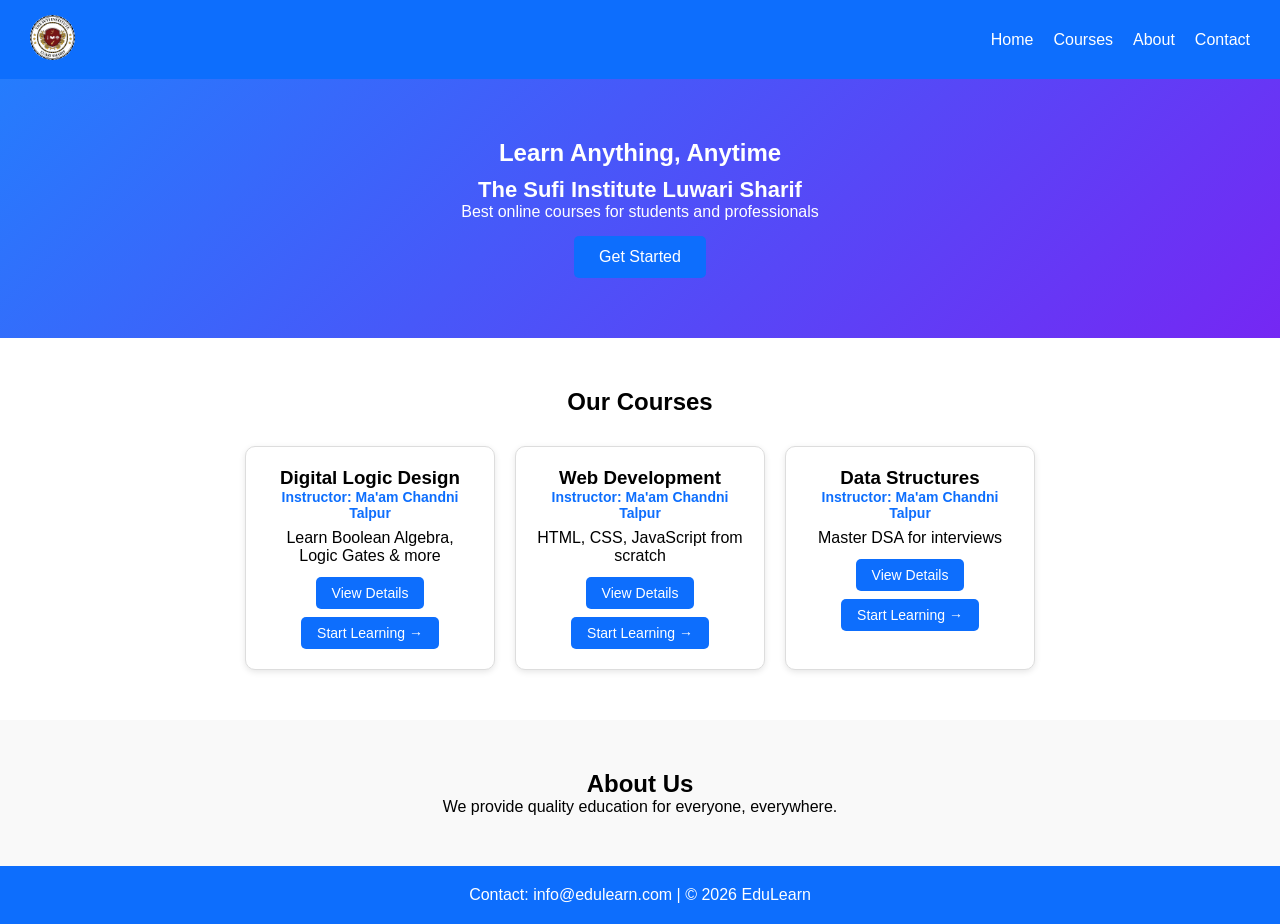
<file: index.html>
<!DOCTYPE html>
<html lang="en">
<head>
  <meta charset="UTF-8">
  <meta name="viewport" content="width=device-width, initial-scale=1.0">
  <title>EduLearn - Online Education</title>
  <link rel="stylesheet" href="style.css">
</head>
<body>

  <!-- 1. Navbar -->
  <nav class="navbar">
<div class="logo">
  <img src="logo.jpg" alt="The Sufi Institute Logo">
</div>
    <ul class="nav-links">
      <li><a href="#home">Home</a></li>
      <li><a href="#courses">Courses</a></li>
      <li><a href="#about">About</a></li>
      <li><a href="#contact">Contact</a></li>
    </ul>
  </nav>

  <!-- 2. Hero Section -->
  <section class="hero" id="home">
<h1>Learn Anything, Anytime</h1>
<h2 class="university">The Sufi Institute Luwari Sharif</h2>
    <p>Best online courses for students and professionals</p>
    <button>Get Started</button>
  </section>

  <!-- 3. Courses Section -->
  <section class="courses" id="courses">
    <h2>Our Courses</h2>
    <div class="course-cards">
<div class="card">
<h3>Digital Logic Design</h3>
<p class="teacher">Instructor: Ma'am Chandni Talpur</p>
  <p>Learn Boolean Algebra, Logic Gates & more</p>
  <button class="details-btn" onclick="toggleDetails('desc1')">View Details</button>
  <a href="dld-tutorial.html" class="details-btn" style="display:inline-block;text-decoration:none;margin-top:8px;">Start Learning →</a>
  <p class="description" id="desc1">
    This course covers Boolean Algebra laws (Identity, Null, Idempotent, 
    Complement, De Morgan's Theorem), Logic Gates (AND, OR, NOT, NAND, NOR, XOR), 
    Karnaugh Maps (K-Map), Combinational and Sequential circuits. Perfect for 
    engineering students studying Digital Logic Design (DLD).
  </p>
</div>
        <div class="card">
<h3>Web Development</h3>
<p class="teacher">Instructor: Ma'am Chandni Talpur</p>
  <p>HTML, CSS, JavaScript from scratch</p>
  <button class="details-btn" onclick="toggleDetails('desc2')">View Details</button>
<a href="web-tutorial.html" class="details-btn" style="display:inline-block;text-decoration:none;margin-top:8px;">Start Learning →</a>
  <p class="description" id="desc2">
    Learn how to build websites from scratch using HTML for structure, 
    CSS for styling, and JavaScript for interactivity. Includes responsive 
    design, forms, animations, and how to deploy your website live using 
    GitHub Pages.
  </p>
</div>
      <div class="card">
<h3>Data Structures</h3>
<p class="teacher">Instructor: Ma'am Chandni Talpur</p>
  <p>Master DSA for interviews</p>
  <button class="details-btn" onclick="toggleDetails('desc3')">View Details</button>
<a href="dsa-tutorial.html" class="details-btn" style="display:inline-block;text-decoration:none;margin-top:8px;">Start Learning →</a>
  <p class="description" id="desc3">
    Master essential data structures like Arrays, Linked Lists, Stacks, 
    Queues, Trees, and Graphs, along with algorithms like sorting and 
    searching. This course prepares you for coding interviews and 
    competitive programming.
  </p>
</div>
      
      
    </div>
  </section>

  <!-- 4. About Section -->
  <section class="about" id="about">
    <h2>About Us</h2>
    <p>We provide quality education for everyone, everywhere.</p>
  </section>

  <!-- 5. Footer -->
  <footer id="contact">
    <p>Contact: info@edulearn.com | © 2026 EduLearn</p>
  </footer>

  <script src="script.js"></script>
</body>
</html>
</file>
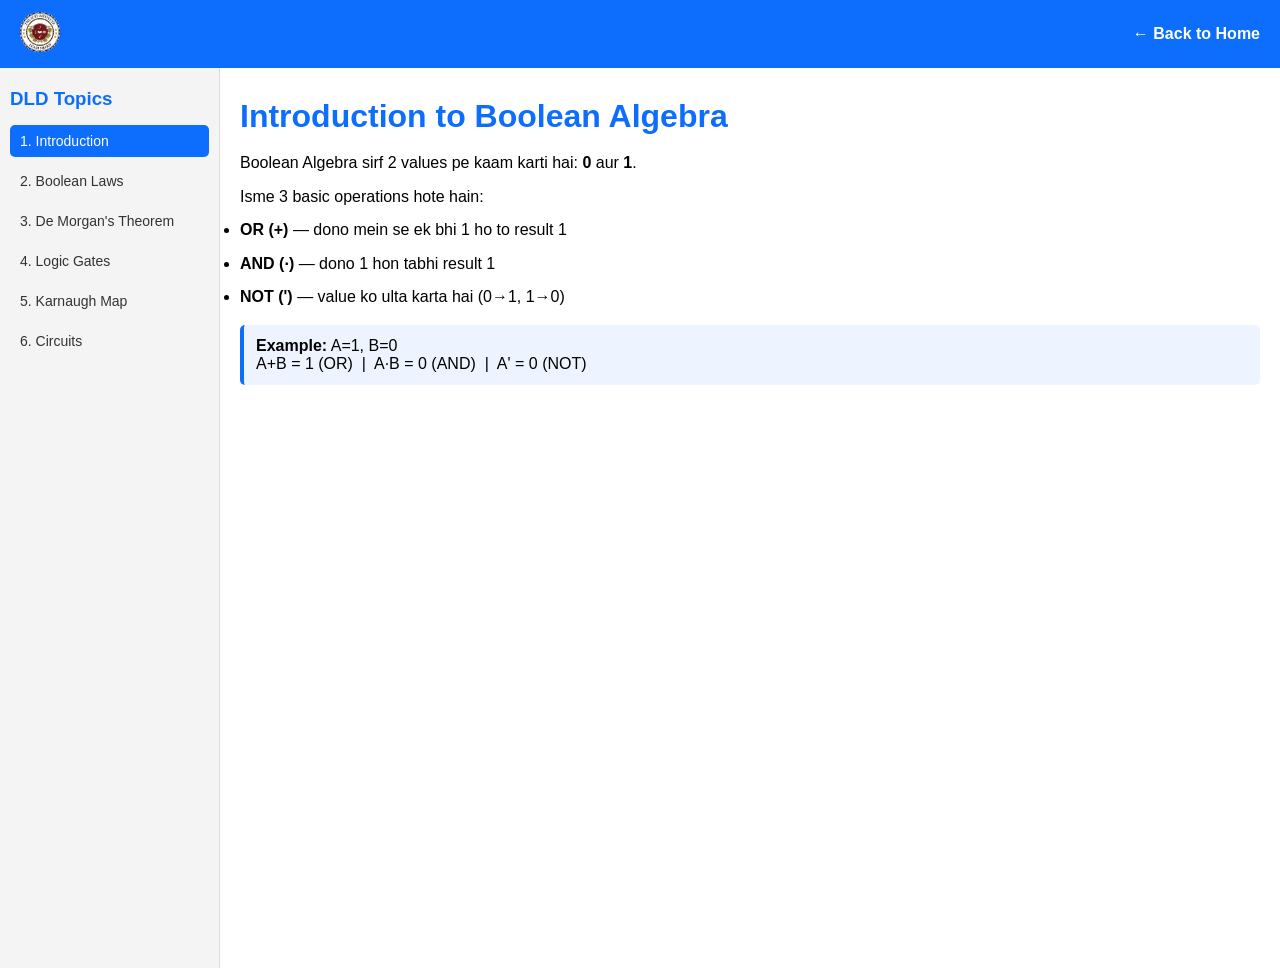
<file: dld-tutorial.html>
<!DOCTYPE html>
<html lang="en">
<head>
<meta charset="UTF-8">
<meta name="viewport" content="width=device-width, initial-scale=1.0">
<title>DLD Tutorial - EduLearn</title>
<link rel="stylesheet" href="dld-tutorial.css">
</head>
<body>

  <nav class="navbar">
    <div class="logo"><img src="logo.jpg" alt="Logo"></div>
    <a href="index.html" class="back-link">← Back to Home</a>
  </nav>

  <div class="tutorial-container">

    <div class="sidebar">
      <h3>DLD Topics</h3>
      <ul>
        <li><a href="#" class="topic-link active" onclick="showLesson('intro')">1. Introduction</a></li>
        <li><a href="#" class="topic-link" onclick="showLesson('laws')">2. Boolean Laws</a></li>
        <li><a href="#" class="topic-link" onclick="showLesson('demorgan')">3. De Morgan's Theorem</a></li>
        <li><a href="#" class="topic-link" onclick="showLesson('gates')">4. Logic Gates</a></li>
        <li><a href="#" class="topic-link" onclick="showLesson('kmap')">5. Karnaugh Map</a></li>
        <li><a href="#" class="topic-link" onclick="showLesson('circuits')">6. Circuits</a></li>
      </ul>
    </div>

    <div class="content">

      <div id="intro" class="lesson active">
        <h1>Introduction to Boolean Algebra</h1>
        <p>Boolean Algebra sirf 2 values pe kaam karti hai: <b>0</b> aur <b>1</b>.</p>
        <p>Isme 3 basic operations hote hain:</p>
        <ul>
          <li><b>OR (+)</b> — dono mein se ek bhi 1 ho to result 1</li>
          <li><b>AND (·)</b> — dono 1 hon tabhi result 1</li>
          <li><b>NOT (')</b> — value ko ulta karta hai (0→1, 1→0)</li>
        </ul>
        <div class="example-box">
          <b>Example:</b> A=1, B=0 <br>
          A+B = 1 (OR) &nbsp;|&nbsp; A·B = 0 (AND) &nbsp;|&nbsp; A' = 0 (NOT)
        </div>
      </div>

      <div id="laws" class="lesson">
        <h1>Boolean Algebra Laws</h1>
        <h2>Identity Law</h2>
        <p>A+0=A &nbsp; | &nbsp; A·1=A</p>
        <h2>Null Law</h2>
        <p>A+1=1 &nbsp; | &nbsp; A·0=0</p>
        <h2>Idempotent Law</h2>
        <p>A+A=A &nbsp; | &nbsp; A·A=A</p>
        <h2>Complement Law</h2>
        <p>A+A'=1 &nbsp; | &nbsp; A·A'=0</p>
        <div class="example-box">
          <b>Tip:</b> Idempotent = same variable repeat, Null = fixed result, Identity = variable as-is.
        </div>
      </div>

      <div id="demorgan" class="lesson">
        <h1>De Morgan's Theorem</h1>
        <p>Do important rules complement nikalne ke liye:</p>
        <div class="example-box">
          (A+B)' = A'·B' <br>
          (A·B)' = A'+B'
        </div>
        <p>Matlab: OR ko AND banao (ya AND ko OR), aur har variable ka complement le lo.</p>
      </div>

      <div id="gates" class="lesson">
        <h1>Logic Gates</h1>
        <p>Logic gates Boolean operations ko physical circuits mein represent karte hain:</p>
        <ul>
          <li><b>AND Gate</b> — output 1 tab jab sab input 1 hon</li>
          <li><b>OR Gate</b> — output 1 tab jab koi bhi ek input 1 ho</li>
          <li><b>NOT Gate</b> — input ko invert karta hai</li>
          <li><b>NAND Gate</b> — AND ka opposite</li>
          <li><b>NOR Gate</b> — OR ka opposite</li>
          <li><b>XOR Gate</b> — output 1 jab inputs different hon</li>
        </ul>
      </div>

      <div id="kmap" class="lesson">
        <h1>Karnaugh Map (K-Map)</h1>
        <p>K-Map ek graphical method hai Boolean expressions ko <b>simplify</b> karne ka.</p>
        <p>Ye truth table ki jagah grid use karta hai, jisme adjacent cells sirf 1 bit se differ karte hain — isse simplification easy ho jaati hai.</p>
      </div>

      <div id="circuits" class="lesson">
        <h1>Combinational & Sequential Circuits</h1>
        <p><b>Combinational Circuits:</b> Output sirf current input pe depend karta hai (jaise Adder, Multiplexer).</p>
        <p><b>Sequential Circuits:</b> Output current input + past state pe depend karta hai (jaise Flip-Flops, Counters). Inme memory hoti hai.</p>
      </div>

    </div>
  </div>

<script src="dld-tutorial.js"></script>
</body>
</html>
</file>
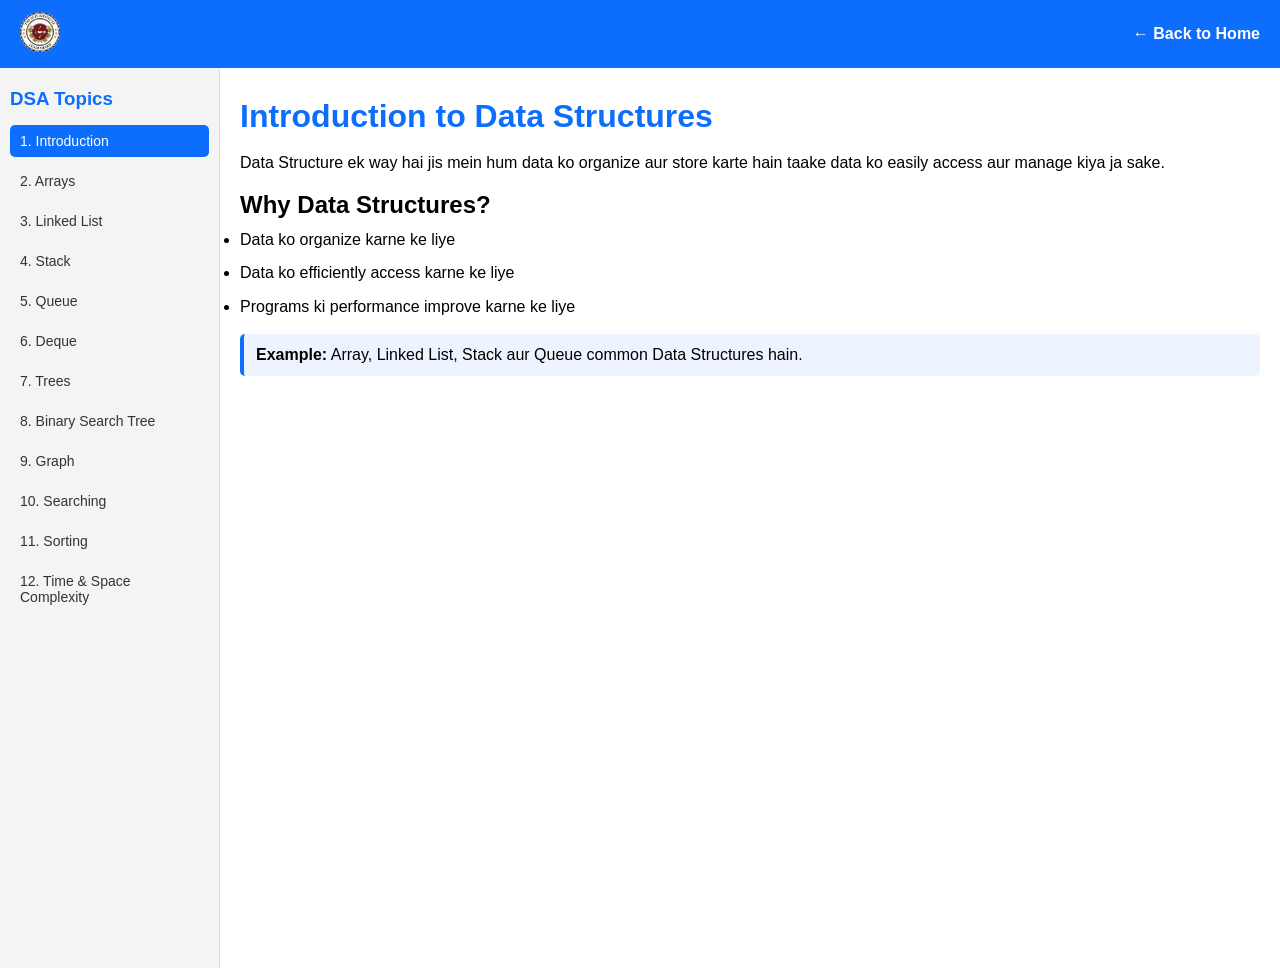
<file: dsa-tutorial.html>
<!DOCTYPE html>
<html lang="en">
<head>
<meta charset="UTF-8">
<meta name="viewport" content="width=device-width, initial-scale=1.0">
<title>Data Structures Tutorial - EduLearn</title>

<link rel="stylesheet" href="dld-tutorial.css">
</head>

<body>

<nav class="navbar">

  <div class="logo">
    <img src="logo.jpg" alt="Logo">
  </div>

  <a href="index.html" class="back-link">
    ← Back to Home
  </a>

</nav>


<div class="tutorial-container">

  <!-- SIDEBAR -->
  <div class="sidebar">

    <h3>DSA Topics</h3>

    <ul>

      <li>
        <a href="#" class="topic-link active"
        onclick="showLesson('intro', this)">
        1. Introduction
        </a>
      </li>

      <li>
        <a href="#" class="topic-link"
        onclick="showLesson('array', this)">
        2. Arrays
        </a>
      </li>

      <li>
        <a href="#" class="topic-link"
        onclick="showLesson('linkedlist', this)">
        3. Linked List
        </a>
      </li>

      <li>
        <a href="#" class="topic-link"
        onclick="showLesson('stack', this)">
        4. Stack
        </a>
      </li>

      <li>
        <a href="#" class="topic-link"
        onclick="showLesson('queue', this)">
        5. Queue
        </a>
      </li>

      <li>
        <a href="#" class="topic-link"
        onclick="showLesson('deque', this)">
        6. Deque
        </a>
      </li>

      <li>
        <a href="#" class="topic-link"
        onclick="showLesson('tree', this)">
        7. Trees
        </a>
      </li>

      <li>
        <a href="#" class="topic-link"
        onclick="showLesson('bst', this)">
        8. Binary Search Tree
        </a>
      </li>

      <li>
        <a href="#" class="topic-link"
        onclick="showLesson('graph', this)">
        9. Graph
        </a>
      </li>

      <li>
        <a href="#" class="topic-link"
        onclick="showLesson('searching', this)">
        10. Searching
        </a>
      </li>

      <li>
        <a href="#" class="topic-link"
        onclick="showLesson('sorting', this)">
        11. Sorting
        </a>
      </li>

      <li>
        <a href="#" class="topic-link"
        onclick="showLesson('complexity', this)">
        12. Time & Space Complexity
        </a>
      </li>

    </ul>

  </div>


  <!-- CONTENT -->
  <div class="content">


    <!-- INTRODUCTION -->
    <div id="intro" class="lesson active">

      <h1>Introduction to Data Structures</h1>

      <p>
        Data Structure ek way hai jis mein hum data ko
        organize aur store karte hain taake data ko easily
        access aur manage kiya ja sake.
      </p>

      <h2>Why Data Structures?</h2>

      <ul>
        <li>Data ko organize karne ke liye</li>
        <li>Data ko efficiently access karne ke liye</li>
        <li>Programs ki performance improve karne ke liye</li>
      </ul>

      <div class="example-box">
        <strong>Example:</strong>
        Array, Linked List, Stack aur Queue common
        Data Structures hain.
      </div>

    </div>


    <!-- ARRAY -->
    <div id="array" class="lesson">

      <h1>Arrays</h1>

      <p>
        Array ek data structure hai jo multiple values ko
        ek hi variable mein store karta hai.
      </p>

      <h2>Example</h2>

      <div class="example-box">
        int numbers[] = {10, 20, 30, 40, 50};
      </div>

      <p>
        Array mein har element ka ek index hota hai.
        Pehla index usually 0 hota hai.
      </p>

    </div>


    <!-- LINKED LIST -->
    <div id="linkedlist" class="lesson">

      <h1>Linked List</h1>

      <p>
        Linked List nodes ka collection hota hai.
        Har node mein data aur next node ka address hota hai.
      </p>

      <h2>Types of Linked List</h2>

      <ul>
        <li>Singly Linked List</li>
        <li>Doubly Linked List</li>
        <li>Circular Linked List</li>
      </ul>

      <div class="example-box">
        <strong>Example:</strong>
        Node → Node → Node → NULL
      </div>

    </div>


    <!-- STACK -->
    <div id="stack" class="lesson">

      <h1>Stack</h1>

      <p>
        Stack ek linear data structure hai jo
        <strong>LIFO</strong> principle follow karta hai.
      </p>

      <p>
        LIFO ka matlab hai:
        <strong>Last In, First Out.</strong>
      </p>

      <h2>Stack Operations</h2>

      <ul>
        <li>Push</li>
        <li>Pop</li>
        <li>Peek</li>
      </ul>

      <div class="example-box">
        <strong>Example:</strong>
        Plates ka stack. Jo plate sab se last mein rakhi
        jati hai, woh sab se pehle remove hoti hai.
      </div>

    </div>


    <!-- QUEUE -->
    <div id="queue" class="lesson">

      <h1>Queue</h1>

      <p>
        Queue ek linear data structure hai jo
        <strong>FIFO</strong> principle follow karta hai.
      </p>

      <p>
        FIFO ka matlab hai:
        <strong>First In, First Out.</strong>
      </p>

      <h2>Queue Operations</h2>

      <ul>
        <li>Enqueue</li>
        <li>Dequeue</li>
        <li>Front</li>
      </ul>

      <div class="example-box">
        <strong>Example:</strong>
        Bus ki line mein jo person pehle aata hai,
        woh pehle bus mein enter karta hai.
      </div>

    </div>


    <!-- DEQUE -->
    <div id="deque" class="lesson">

      <h1>Deque</h1>

      <p>
        Deque ka full form
        <strong>Double Ended Queue</strong> hai.
      </p>

      <p>
        Is mein insertion aur deletion dono ends se
        ki ja sakti hai.
      </p>

      <h2>Operations</h2>

      <ul>
        <li>Insert from Front</li>
        <li>Insert from Rear</li>
        <li>Delete from Front</li>
        <li>Delete from Rear</li>
      </ul>

    </div>


    <!-- TREE -->
    <div id="tree" class="lesson">

      <h1>Trees</h1>

      <p>
        Tree ek non-linear data structure hai jo
        hierarchical data ko represent karta hai.
      </p>

      <h2>Important Terms</h2>

      <ul>
        <li>Root</li>
        <li>Parent</li>
        <li>Child</li>
        <li>Leaf</li>
        <li>Subtree</li>
      </ul>

      <div class="example-box">
        <strong>Example:</strong>
        Family tree ek real-world example hai.
      </div>

    </div>


    <!-- BST -->
    <div id="bst" class="lesson">

      <h1>Binary Search Tree</h1>

      <p>
        Binary Search Tree ek binary tree hota hai jisme
        left side par smaller values aur right side par
        larger values hoti hain.
      </p>

      <div class="example-box">
        <strong>Rule:</strong>
        Left &lt; Root &lt; Right
      </div>

    </div>


    <!-- GRAPH -->
    <div id="graph" class="lesson">

      <h1>Graph</h1>

      <p>
        Graph ek non-linear data structure hai jo
        vertices aur edges par based hota hai.
      </p>

      <h2>Types of Graph</h2>

      <ul>
        <li>Directed Graph</li>
        <li>Undirected Graph</li>
        <li>Weighted Graph</li>
        <li>Unweighted Graph</li>
      </ul>

    </div>


    <!-- SEARCHING -->
    <div id="searching" class="lesson">

      <h1>Searching</h1>

      <p>
        Searching ka matlab hai kisi particular element
        ko data structure mein find karna.
      </p>

      <h2>Searching Techniques</h2>

      <ul>
        <li>Linear Search</li>
        <li>Binary Search</li>
      </ul>

      <div class="example-box">
        <strong>Example:</strong>
        Agar array mein 50 ko find karna ho,
        to searching algorithm use kiya ja sakta hai.
      </div>

    </div>


    <!-- SORTING -->
    <div id="sorting" class="lesson">

      <h1>Sorting</h1>

      <p>
        Sorting ka matlab data ko kisi specific order mein
        arrange karna hai.
      </p>

      <h2>Common Sorting Algorithms</h2>

      <ul>
        <li>Bubble Sort</li>
        <li>Selection Sort</li>
        <li>Insertion Sort</li>
        <li>Merge Sort</li>
        <li>Quick Sort</li>
      </ul>

      <div class="example-box">
        <strong>Example:</strong>
        50, 20, 40, 10 ko ascending order mein:
        10, 20, 40, 50
      </div>

    </div>


    <!-- COMPLEXITY -->
    <div id="complexity" class="lesson">

      <h1>Time & Space Complexity</h1>

      <h2>Time Complexity</h2>

      <p>
        Time Complexity batati hai ke input size increase
        hone par algorithm ko kitna time lag sakta hai.
      </p>

      <h2>Space Complexity</h2>

      <p>
        Space Complexity batati hai ke algorithm ko
        kitni memory ki zaroorat hoti hai.
      </p>

      <div class="example-box">
        <strong>Common Big-O:</strong>
        O(1), O(n), O(log n), O(n²)
      </div>

    </div>


  </div>

</div>


<script>

function showLesson(id, element) {

  const lessons = document.querySelectorAll(".lesson");

  lessons.forEach(function(lesson) {
    lesson.classList.remove("active");
  });

  document.getElementById(id).classList.add("active");


  const links = document.querySelectorAll(".topic-link");

  links.forEach(function(link) {
    link.classList.remove("active");
  });

  element.classList.add("active");

}

</script>

</body>
</html>
</file>
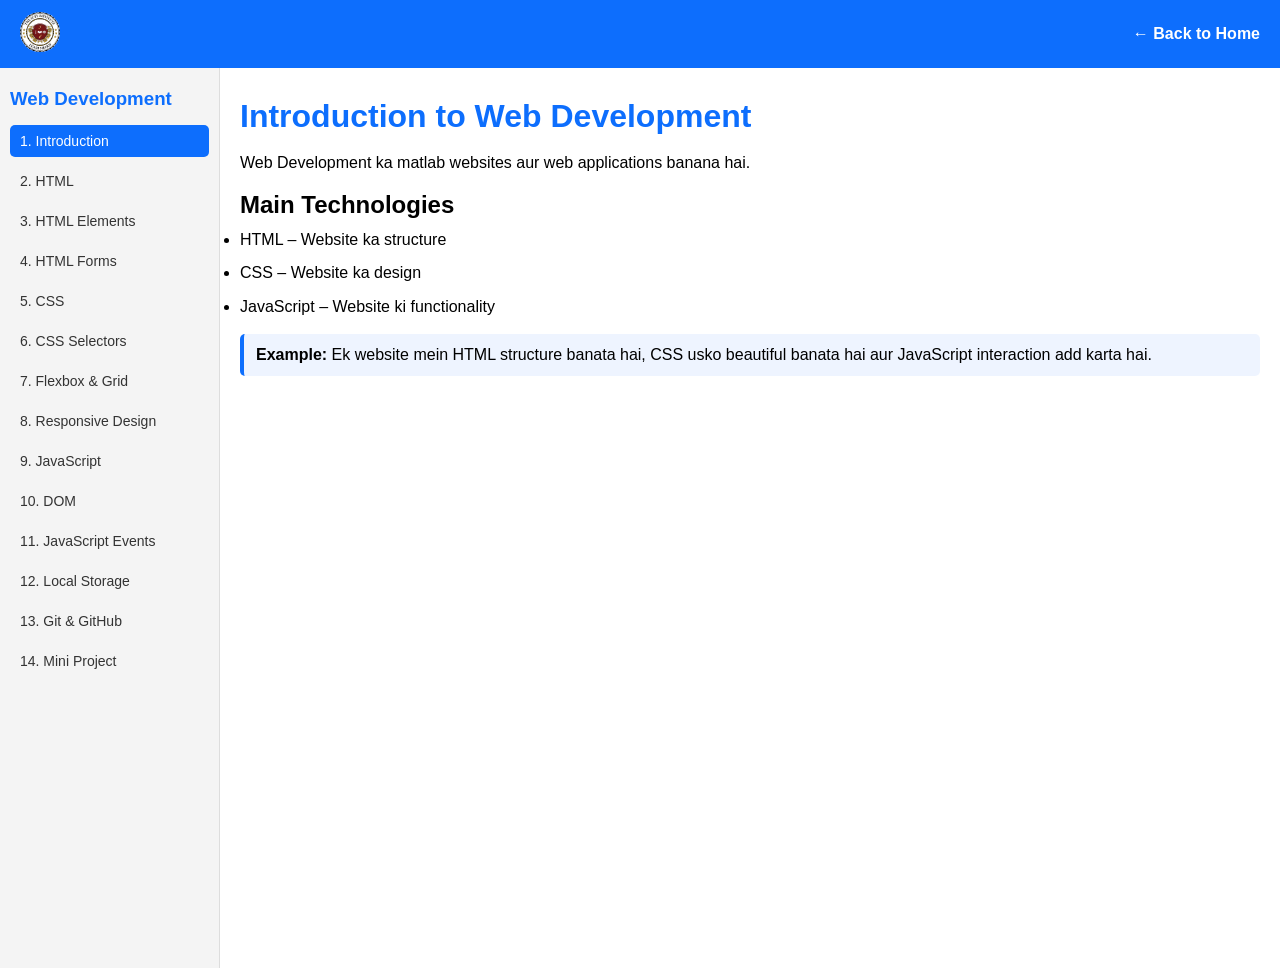
<file: web-tutorial.html>
<!DOCTYPE html>
<html lang="en">
<head>
<meta charset="UTF-8">
<meta name="viewport" content="width=device-width, initial-scale=1.0">
<title>Web Development Tutorial - EduLearn</title>

<link rel="stylesheet" href="dld-tutorial.css">
</head>

<body>

<nav class="navbar">

  <div class="logo">
    <img src="logo.jpg" alt="Logo">
  </div>

  <a href="index.html" class="back-link">
    ← Back to Home
  </a>

</nav>


<div class="tutorial-container">

  <!-- SIDEBAR -->
  <div class="sidebar">

    <h3>Web Development</h3>

    <ul>

      <li>
        <a href="#" class="topic-link active"
        onclick="showLesson('intro', this)">
        1. Introduction
        </a>
      </li>

      <li>
        <a href="#" class="topic-link"
        onclick="showLesson('html', this)">
        2. HTML
        </a>
      </li>

      <li>
        <a href="#" class="topic-link"
        onclick="showLesson('elements', this)">
        3. HTML Elements
        </a>
      </li>

      <li>
        <a href="#" class="topic-link"
        onclick="showLesson('forms', this)">
        4. HTML Forms
        </a>
      </li>

      <li>
        <a href="#" class="topic-link"
        onclick="showLesson('css', this)">
        5. CSS
        </a>
      </li>

      <li>
        <a href="#" class="topic-link"
        onclick="showLesson('selectors', this)">
        6. CSS Selectors
        </a>
      </li>

      <li>
        <a href="#" class="topic-link"
        onclick="showLesson('flexbox', this)">
        7. Flexbox & Grid
        </a>
      </li>

      <li>
        <a href="#" class="topic-link"
        onclick="showLesson('responsive', this)">
        8. Responsive Design
        </a>
      </li>

      <li>
        <a href="#" class="topic-link"
        onclick="showLesson('javascript', this)">
        9. JavaScript
        </a>
      </li>

      <li>
        <a href="#" class="topic-link"
        onclick="showLesson('dom', this)">
        10. DOM
        </a>
      </li>

      <li>
        <a href="#" class="topic-link"
        onclick="showLesson('events', this)">
        11. JavaScript Events
        </a>
      </li>

      <li>
        <a href="#" class="topic-link"
        onclick="showLesson('storage', this)">
        12. Local Storage
        </a>
      </li>

      <li>
        <a href="#" class="topic-link"
        onclick="showLesson('github', this)">
        13. Git & GitHub
        </a>
      </li>

      <li>
        <a href="#" class="topic-link"
        onclick="showLesson('project', this)">
        14. Mini Project
        </a>
      </li>

    </ul>

  </div>


  <!-- CONTENT -->
  <div class="content">


    <!-- INTRODUCTION -->
    <div id="intro" class="lesson active">

      <h1>Introduction to Web Development</h1>

      <p>
        Web Development ka matlab websites aur web applications
        banana hai.
      </p>

      <h2>Main Technologies</h2>

      <ul>
        <li>HTML – Website ka structure</li>
        <li>CSS – Website ka design</li>
        <li>JavaScript – Website ki functionality</li>
      </ul>

      <div class="example-box">
        <strong>Example:</strong>
        Ek website mein HTML structure banata hai,
        CSS usko beautiful banata hai aur JavaScript
        interaction add karta hai.
      </div>

    </div>


    <!-- HTML -->
    <div id="html" class="lesson">

      <h1>HTML</h1>

      <p>
        HTML ka full form
        <strong>HyperText Markup Language</strong> hai.
      </p>

      <p>
        HTML website ka basic structure banane ke liye
        use hoti hai.
      </p>

      <h2>Basic HTML Example</h2>

      <div class="example-box">
        &lt;h1&gt;Hello World&lt;/h1&gt;
        <br>
        &lt;p&gt;My first website&lt;/p&gt;
      </div>

    </div>


    <!-- HTML ELEMENTS -->
    <div id="elements" class="lesson">

      <h1>HTML Elements</h1>

      <p>
        HTML elements website ke different parts ko
        define karte hain.
      </p>

      <h2>Common Elements</h2>

      <ul>
        <li>&lt;h1&gt; – Heading</li>
        <li>&lt;p&gt; – Paragraph</li>
        <li>&lt;a&gt; – Link</li>
        <li>&lt;img&gt; – Image</li>
        <li>&lt;button&gt; – Button</li>
        <li>&lt;div&gt; – Container</li>
      </ul>

    </div>


    <!-- FORMS -->
    <div id="forms" class="lesson">

      <h1>HTML Forms</h1>

      <p>
        HTML Forms user se information lene ke liye
        use hoti hain.
      </p>

      <h2>Common Form Elements</h2>

      <ul>
        <li>Input</li>
        <li>Label</li>
        <li>Select</li>
        <li>Textarea</li>
        <li>Button</li>
      </ul>

      <div class="example-box">
        <strong>Example:</strong>
        Login form mein username aur password ke
        input fields ho sakte hain.
      </div>

    </div>


    <!-- CSS -->
    <div id="css" class="lesson">

      <h1>CSS</h1>

      <p>
        CSS ka full form
        <strong>Cascading Style Sheets</strong> hai.
      </p>

      <p>
        CSS website ko colors, fonts, spacing aur layout
        provide karti hai.
      </p>

      <h2>Example</h2>

      <div class="example-box">
        h1 {
        <br>
        &nbsp;&nbsp;color: blue;
        <br>
        }
      </div>

    </div>


    <!-- SELECTORS -->
    <div id="selectors" class="lesson">

      <h1>CSS Selectors</h1>

      <p>
        CSS selectors HTML elements ko select karke
        un par styling apply karte hain.
      </p>

      <h2>Common Selectors</h2>

      <ul>
        <li>Element Selector</li>
        <li>Class Selector</li>
        <li>ID Selector</li>
        <li>Universal Selector</li>
      </ul>

      <div class="example-box">
        <strong>Example:</strong>
        .button { color: white; }
      </div>

    </div>


    <!-- FLEXBOX -->
    <div id="flexbox" class="lesson">

      <h1>Flexbox & Grid</h1>

      <p>
        Flexbox aur CSS Grid website ke layout ko
        arrange karne ke liye use hote hain.
      </p>

      <h2>Flexbox</h2>

      <p>
        Flexbox elements ko row ya column mein
        easily arrange karta hai.
      </p>

      <h2>Grid</h2>

      <p>
        CSS Grid rows aur columns ke form mein
        layout create karta hai.
      </p>

    </div>


    <!-- RESPONSIVE -->
    <div id="responsive" class="lesson">

      <h1>Responsive Design</h1>

      <p>
        Responsive Design ka matlab website ko
        mobile, tablet aur computer screens par
        properly display karna hai.
      </p>

      <div class="example-box">
        <strong>Example:</strong>
        Media Queries responsive websites banane ke
        liye commonly use hoti hain.
      </div>

    </div>


    <!-- JAVASCRIPT -->
    <div id="javascript" class="lesson">

      <h1>JavaScript</h1>

      <p>
        JavaScript ek programming language hai jo
        website ko interactive banati hai.
      </p>

      <h2>JavaScript se kya kar sakte hain?</h2>

      <ul>
        <li>Button click handle karna</li>
        <li>Form validation</li>
        <li>HTML content change karna</li>
        <li>Calculations karna</li>
        <li>Dynamic websites banana</li>
      </ul>

      <div class="example-box">
        <strong>Example:</strong>
        Button click karne par message show karna.
      </div>

    </div>


    <!-- DOM -->
    <div id="dom" class="lesson">

      <h1>DOM</h1>

      <p>
        DOM ka full form
        <strong>Document Object Model</strong> hai.
      </p>

      <p>
        JavaScript DOM ke through HTML elements ko
        access aur change kar sakti hai.
      </p>

      <div class="example-box">
        document.getElementById("demo")
      </div>

    </div>


    <!-- EVENTS -->
    <div id="events" class="lesson">

      <h1>JavaScript Events</h1>

      <p>
        Events user ke actions hote hain jinhein
        JavaScript detect kar sakti hai.
      </p>

      <h2>Common Events</h2>

      <ul>
        <li>click</li>
        <li>mouseover</li>
        <li>keydown</li>
        <li>submit</li>
        <li>change</li>
      </ul>

    </div>


    <!-- LOCAL STORAGE -->
    <div id="storage" class="lesson">

      <h1>Local Storage</h1>

      <p>
        Local Storage browser mein data save karne
        ke liye use hoti hai.
      </p>

      <p>
        Browser refresh hone ke baad bhi saved data
        available reh sakta hai.
      </p>

      <div class="example-box">
        localStorage.setItem("name", "Ali");
      </div>

    </div>


    <!-- GITHUB -->
    <div id="github" class="lesson">

      <h1>Git & GitHub</h1>

      <p>
        Git ek version control system hai jo code ke
        changes ko manage karta hai.
      </p>

      <p>
        GitHub ek online platform hai jahan developers
        apna code store aur share kar sakte hain.
      </p>

      <h2>Common Git Commands</h2>

      <ul>
        <li>git init</li>
        <li>git add</li>
        <li>git commit</li>
        <li>git push</li>
      </ul>

    </div>


    <!-- PROJECT -->
    <div id="project" class="lesson">

      <h1>Mini Web Development Project</h1>

      <p>
        Course ke end par ek small website project
        banaya ja sakta hai.
      </p>

      <h2>Project Technologies</h2>

      <ul>
        <li>HTML</li>
        <li>CSS</li>
        <li>JavaScript</li>
      </ul>

      <div class="example-box">
        <strong>Project Example:</strong>
        Student Management System, Portfolio Website
        ya simple Education Website.
      </div>

    </div>


  </div>

</div>


<script>

function showLesson(id, element) {

  const lessons = document.querySelectorAll(".lesson");

  lessons.forEach(function(lesson) {
    lesson.classList.remove("active");
  });

  document.getElementById(id).classList.add("active");


  const links = document.querySelectorAll(".topic-link");

  links.forEach(function(link) {
    link.classList.remove("active");
  });

  element.classList.add("active");

}

</script>

</body>
</html>
</file>
<file: style.css>
* {
  margin: 0;
  padding: 0;
  box-sizing: border-box;
  font-family: Arial, sans-serif;
}

.navbar {
  display: flex;
  justify-content: space-between;
  align-items: center;
  background: #0d6efd;
  padding: 15px 30px;
  color: white;
}

.nav-links {
  list-style: none;
  display: flex;
  gap: 20px;
}

.nav-links a {
  color: white;
  text-decoration: none;
}

.hero {
  background: linear-gradient(135deg, #0d6efd, #6610f2);
  background-image: 
    linear-gradient(135deg, rgba(13,110,253,0.9), rgba(102,16,242,0.9)),
    repeating-linear-gradient(45deg, rgba(255,255,255,0.03) 0px, rgba(255,255,255,0.03) 2px, transparent 2px, transparent 20px);
  text-align: center;
  padding: 60px 20px;
  color: white;
}

.hero h1, .hero h2 {
  color: white;
}

.hero button {
  background: #0d6efd;
  color: white;
  border: none;
  padding: 12px 25px;
  margin-top: 15px;
  border-radius: 5px;
  font-size: 16px;
}

.courses {
  padding: 50px 20px;
  text-align: center;
}

.course-cards {
  display: flex;
  flex-wrap: wrap;
  justify-content: center;
  gap: 20px;
  margin-top: 30px;
}

.card {
  background: white;
  border: 1px solid #ddd;
  border-radius: 10px;
  padding: 20px;
  width: 250px;
  box-shadow: 0 2px 6px rgba(0,0,0,0.1);
}

.about {
  background: #f9f9f9;
  padding: 50px 20px;
  text-align: center;
}

footer {
  background: #0d6efd;
  color: white;
  text-align: center;
  padding: 20px;
}
 .details-btn {
  background: #0d6efd;
  color: white;
  border: none;
  padding: 8px 16px;
  border-radius: 5px;
  margin-top: 12px;
  cursor: pointer;
  font-size: 14px;
}

.details-btn:hover {
  background: #0b5ed7;
}

.description {
  display: none;
  text-align: left;
  margin-top: 12px;
  font-size: 14px;
  color: #444;
  line-height: 1.5;
  border-top: 1px solid #eee;
  padding-top: 10px;
}

.description.show {
  display: block;
}
.teacher {
  color: #0d6efd;
  font-weight: bold;
  font-size: 14px;
  margin-bottom: 8px;
}
.university {
  color: #0d6efd;
  font-size: 22px;
  margin-top: 10px;
  font-weight: bold;
}
.logo img {
  width: 45px;
  height: 45px;
  border-radius: 50%;
  object-fit: cover;
}
</file>
<file: dld-tutorial.css>
* {
  margin: 0;
  padding: 0;
  box-sizing: border-box;
  font-family: Arial, sans-serif;
}

.navbar {
  display: flex;
  justify-content: space-between;
  align-items: center;
  background: #0d6efd;
  padding: 12px 20px;
}

.navbar .logo img {
  width: 40px;
  height: 40px;
  border-radius: 50%;
}

.back-link {
  color: white;
  text-decoration: none;
  font-weight: bold;
}

.tutorial-container {
  display: flex;
  min-height: 100vh;
}

.sidebar {
  width: 220px;
  background: #f4f4f4;
  padding: 20px 10px;
  border-right: 1px solid #ddd;
}

.sidebar h3 {
  margin-bottom: 15px;
  color: #0d6efd;
}

.sidebar ul {
  list-style: none;
}

.sidebar li {
  margin-bottom: 8px;
}

.topic-link {
  display: block;
  padding: 8px 10px;
  color: #333;
  text-decoration: none;
  border-radius: 5px;
  font-size: 14px;
}

.topic-link:hover {
  background: #e0e0e0;
}

.topic-link.active {
  background: #0d6efd;
  color: white;
}

.content {
  flex: 1;
  padding: 30px 20px;
}

.lesson {
  display: none;
}

.lesson.active {
  display: block;
}

.content h1 {
  color: #0d6efd;
  margin-bottom: 15px;
}

.content h2 {
  margin-top: 15px;
  margin-bottom: 8px;
}

.content p, .content li {
  line-height: 1.6;
  margin-bottom: 8px;
}

.example-box {
  background: #eef4ff;
  border-left: 4px solid #0d6efd;
  padding: 12px;
  margin-top: 15px;
  border-radius: 5px;
}
</file>
